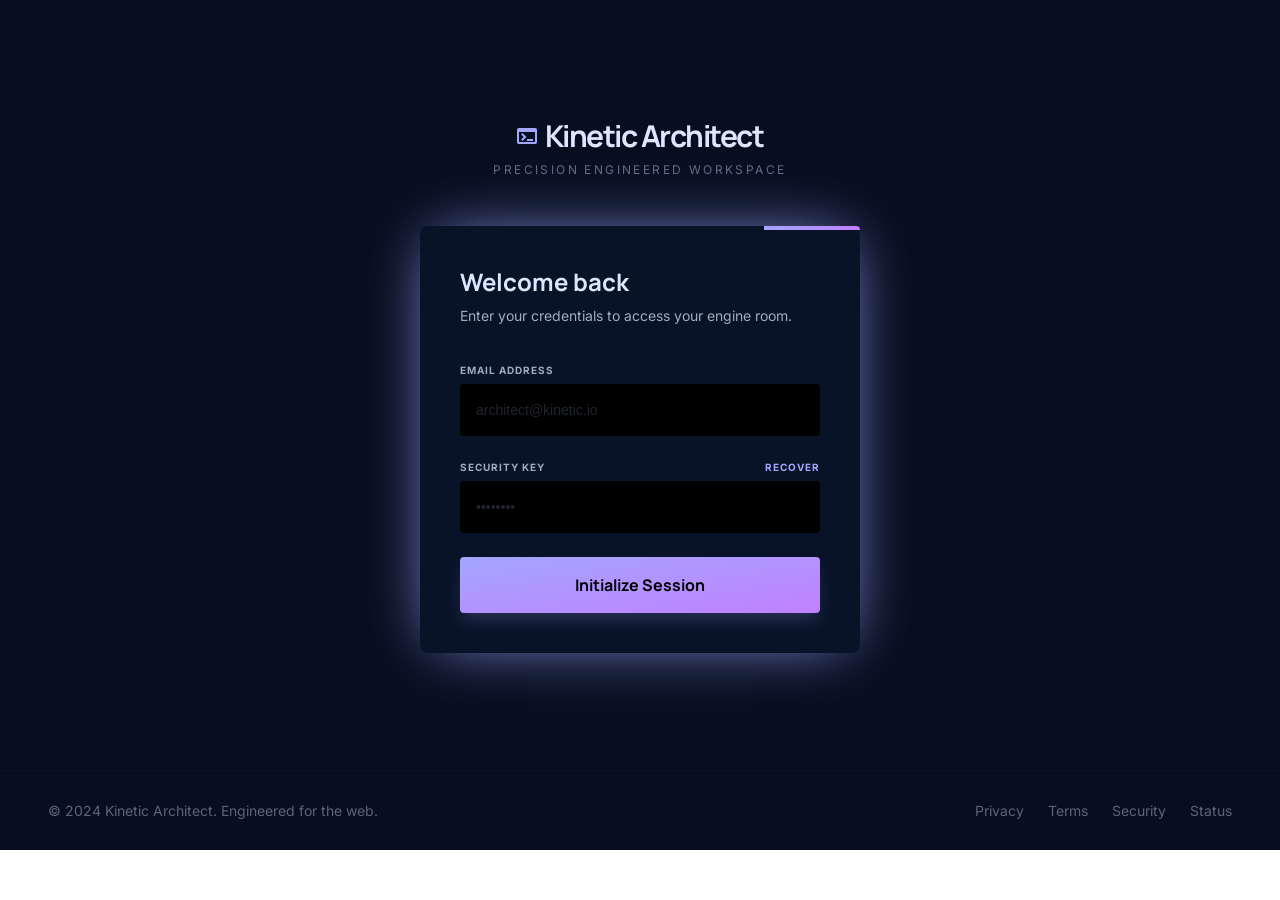
<file: src/dashboard.html>
<!DOCTYPE html>
<html lang="ru">
<head>
    <script src="js/checkAuth.js"></script>
    <title>Kinetic architect/Dashboard</title>
    <link rel="stylesheet" href="styles/pages/dashboard.css">
    <meta charset="UTF-8">
    <meta name="viewport" content="width=device-width, initial-scale=1">
    <meta name="author" content="Ivan Kishkin">
</head>
<body>
    <div class="wrap">
        <header class="header container">
            <nav class="header-nav">
                <a class="header-logo" href="dashboard.html">Kinetic Architect</a>
                <ul class="header-left">
                    <li><a href="pages/docs.html" data-active="false">Docs</a></li>
                    <li><a href="pages/components.html" data-active="false">Components</a></li>
                    <li><a href="pages/api.html" data-active="false">API</a></li>
                    <li><a href="pages/support.html" data-active="false">Support</a></li>
                </ul>
            </nav>
            <ul class="header-right">
                <li class="header-search">
                    <label for="search"><img src="assets/images/search.svg" alt="search"></label>
                    <input type="search" name="search" id="search">
                </li>
                <li class="theme"><img src="assets/images/moon.svg" alt="moon"></li>
                <li class="bell"><img src="assets/images/bell.svg" alt="bell"></li>
                <li class="profile-avatar"><img src="assets/images/profile-avatar.png" alt="profile-avatar"></li>
            </ul>
        </header>
        <aside class="aside">
            <div class="aside-header">
                <img src="assets/images/aside-project.png" alt="aside-project">
                <div class="aside-header-project">
                    <h2>PROJECT ALPHA</h2>
                    <span>v2.4.0</span>
                </div>
            </div>
            <nav class="aside-nav">
                <a href="dashboard.html" data-active="true">
                    <svg width="18" height="18" viewBox="0 0 18 18" fill="none" xmlns="http://www.w3.org/2000/svg">
                        <path d="M10 6V0H18V6H10ZM0 10V0H8V10H0ZM10 18V8H18V18H10ZM0 18V12H8V18H0ZM2 8H6V2H2V8ZM12 16H16V10H12V16ZM12 4H16V2H12V4ZM2 16H6V14H2V16Z" fill="#DEE5FF" fill-opacity="0.5"/>
                    </svg>
                    <p>DASHBOARD</p>
                </a>
                <a href="pages/playground.html" data-active="false">
                    <svg width="20" height="16" viewBox="0 0 20 16" fill="none" xmlns="http://www.w3.org/2000/svg">
                        <path d="M2 16C1.45 16 0.979167 15.8042 0.5875 15.4125C0.195833 15.0208 0 14.55 0 14V2C0 1.45 0.195833 0.979167 0.5875 0.5875C0.979167 0.195833 1.45 0 2 0H18C18.55 0 19.0208 0.195833 19.4125 0.5875C19.8042 0.979167 20 1.45 20 2V14C20 14.55 19.8042 15.0208 19.4125 15.4125C19.0208 15.8042 18.55 16 18 16H2ZM2 14H18V4H2V14ZM5.5 13L4.1 11.6L6.675 9L4.075 6.4L5.5 5L9.5 9L5.5 13ZM10 13V11H16V13H10Z" fill="#DEE5FF" fill-opacity="0.5"/>
                    </svg>
                    <p>PLAYGROUND</p>
                </a>
                <a href="pages/didgets.html" data-active="false">
                    <svg width="20" height="20" viewBox="0 0 20 20" fill="none" xmlns="http://www.w3.org/2000/svg">
                        <path d="M13.65 11.3L8 5.65L13.65 0L19.3 5.65L13.65 11.3ZM0 9.3V1.3H8V9.3H0ZM10 19.3V11.3H18V19.3H10ZM0 19.3V11.3H8V19.3H0ZM2 7.3H6V3.3H2V7.3ZM13.675 8.5L16.5 5.675L13.675 2.85L10.85 5.675L13.675 8.5ZM12 17.3H16V13.3H12V17.3ZM2 17.3H6V13.3H2V17.3Z" fill="#DEE5FF" fill-opacity="0.5"/>
                    </svg>
                    <p>WIDGETS</p>
                </a>
                <a href="pages/setting.html" data-active="false">
                    <svg width="21" height="20" viewBox="0 0 21 20" fill="none" xmlns="http://www.w3.org/2000/svg">
                        <path d="M7.3 20L6.9 16.8C6.68333 16.7167 6.47917 16.6167 6.2875 16.5C6.09583 16.3833 5.90833 16.2583 5.725 16.125L2.75 17.375L0 12.625L2.575 10.675C2.55833 10.5583 2.55 10.4458 2.55 10.3375C2.55 10.2292 2.55 10.1167 2.55 10C2.55 9.88333 2.55 9.77083 2.55 9.6625C2.55 9.55417 2.55833 9.44167 2.575 9.325L0 7.375L2.75 2.625L5.725 3.875C5.90833 3.74167 6.1 3.61667 6.3 3.5C6.5 3.38333 6.7 3.28333 6.9 3.2L7.3 0H12.8L13.2 3.2C13.4167 3.28333 13.6208 3.38333 13.8125 3.5C14.0042 3.61667 14.1917 3.74167 14.375 3.875L17.35 2.625L20.1 7.375L17.525 9.325C17.5417 9.44167 17.55 9.55417 17.55 9.6625C17.55 9.77083 17.55 9.88333 17.55 10C17.55 10.1167 17.55 10.2292 17.55 10.3375C17.55 10.4458 17.5333 10.5583 17.5 10.675L20.075 12.625L17.325 17.375L14.375 16.125C14.1917 16.2583 14 16.3833 13.8 16.5C13.6 16.6167 13.4 16.7167 13.2 16.8L12.8 20H7.3ZM9.05 18H11.025L11.375 15.35C11.8917 15.2167 12.3708 15.0208 12.8125 14.7625C13.2542 14.5042 13.6583 14.1917 14.025 13.825L16.5 14.85L17.475 13.15L15.325 11.525C15.4083 11.2917 15.4667 11.0458 15.5 10.7875C15.5333 10.5292 15.55 10.2667 15.55 10C15.55 9.73333 15.5333 9.47083 15.5 9.2125C15.4667 8.95417 15.4083 8.70833 15.325 8.475L17.475 6.85L16.5 5.15L14.025 6.2C13.6583 5.81667 13.2542 5.49583 12.8125 5.2375C12.3708 4.97917 11.8917 4.78333 11.375 4.65L11.05 2H9.075L8.725 4.65C8.20833 4.78333 7.72917 4.97917 7.2875 5.2375C6.84583 5.49583 6.44167 5.80833 6.075 6.175L3.6 5.15L2.625 6.85L4.775 8.45C4.69167 8.7 4.63333 8.95 4.6 9.2C4.56667 9.45 4.55 9.71667 4.55 10C4.55 10.2667 4.56667 10.525 4.6 10.775C4.63333 11.025 4.69167 11.275 4.775 11.525L2.625 13.15L3.6 14.85L6.075 13.8C6.44167 14.1833 6.84583 14.5042 7.2875 14.7625C7.72917 15.0208 8.20833 15.2167 8.725 15.35L9.05 18ZM10.1 13.5C11.0667 13.5 11.8917 13.1583 12.575 12.475C13.2583 11.7917 13.6 10.9667 13.6 10C13.6 9.03333 13.2583 8.20833 12.575 7.525C11.8917 6.84167 11.0667 6.5 10.1 6.5C9.11667 6.5 8.2875 6.84167 7.6125 7.525C6.9375 8.20833 6.6 9.03333 6.6 10C6.6 10.9667 6.9375 11.7917 7.6125 12.475C8.2875 13.1583 9.11667 13.5 10.1 13.5Z" fill="#DEE5FF" fill-opacity="0.5"/>
                    </svg>
                    <p>SETTINGS</p>
                </a>
                <a href="pages/logs.html" data-active="false">
                    <svg width="18" height="18" viewBox="0 0 18 18" fill="none" xmlns="http://www.w3.org/2000/svg">
                        <path d="M5 14C5.28333 14 5.52083 13.9042 5.7125 13.7125C5.90417 13.5208 6 13.2833 6 13C6 12.7167 5.90417 12.4792 5.7125 12.2875C5.52083 12.0958 5.28333 12 5 12C4.71667 12 4.47917 12.0958 4.2875 12.2875C4.09583 12.4792 4 12.7167 4 13C4 13.2833 4.09583 13.5208 4.2875 13.7125C4.47917 13.9042 4.71667 14 5 14ZM5 10C5.28333 10 5.52083 9.90417 5.7125 9.7125C5.90417 9.52083 6 9.28333 6 9C6 8.71667 5.90417 8.47917 5.7125 8.2875C5.52083 8.09583 5.28333 8 5 8C4.71667 8 4.47917 8.09583 4.2875 8.2875C4.09583 8.47917 4 8.71667 4 9C4 9.28333 4.09583 9.52083 4.2875 9.7125C4.47917 9.90417 4.71667 10 5 10ZM5 6C5.28333 6 5.52083 5.90417 5.7125 5.7125C5.90417 5.52083 6 5.28333 6 5C6 4.71667 5.90417 4.47917 5.7125 4.2875C5.52083 4.09583 5.28333 4 5 4C4.71667 4 4.47917 4.09583 4.2875 4.2875C4.09583 4.47917 4 4.71667 4 5C4 5.28333 4.09583 5.52083 4.2875 5.7125C4.47917 5.90417 4.71667 6 5 6ZM8 14H14V12H8V14ZM8 10H14V8H8V10ZM8 6H14V4H8V6ZM2 18C1.45 18 0.979167 17.8042 0.5875 17.4125C0.195833 17.0208 0 16.55 0 16V2C0 1.45 0.195833 0.979167 0.5875 0.5875C0.979167 0.195833 1.45 0 2 0H16C16.55 0 17.0208 0.195833 17.4125 0.5875C17.8042 0.979167 18 1.45 18 2V16C18 16.55 17.8042 17.0208 17.4125 17.4125C17.0208 17.8042 16.55 18 16 18H2ZM2 16H16V2H2V16ZM2 2V16V2Z" fill="#DEE5FF" fill-opacity="0.5"/>
                    </svg>
                    <p>LOGS</p>
                </a>
            </nav>
            <div class="aside-footer">
                <button class="add-widget">+ NEW WIDGET</button>
                <span class="line"></span>
                <button class="help">
                    <img src="assets/images/help.svg" alt="">
                    <p>HELP</p>
                </button>
                <button class="logout">
                    <img src="assets/images/logout.svg" alt="">
                    <p>LOGOUT</p>
                </button>
            </div>
        </aside>
        <main class="main container">
            <div class="main-title">
                <div class="main-title__overview">SYSTEM OVERVIEW</div>
                <div class="main-title__header">
                    <h2>Architect Dashboard</h2>
                    <div class="white__node_env">
                        <div class="node_env">
                            <span></span>
                            <p>NODE_ENV: production</p>
                        </div>
                    </div>
                </div>
            </div>
            <section class="analytics">
                <div class="system-status">
                    <div class="live-engine">
                        <span></span>
                        <p>LIVE ENGINE</p>
                    </div>
                    <h2>System Status: Optimal</h2>
                    <p>All microservices are running at peak efficiency. No latent<br>
                    bottlenecks detected in the last 24 hours.</p>
                    <div class="system-status__buttons">
                        <button class="run-diagnostics" type="button">Run Diagnostics</button>
                        <button class="view-logs" type="button">View Logs</button>
                    </div>
                    <svg width="270" height="261" viewBox="0 0 270 261" fill="none" xmlns="http://www.w3.org/2000/svg">
                        <path d="M202.823 14.6704C223.191 25.6144 240.519 43.5504 252.375 64.2224C264.231 84.8944 270.463 107.846 268.943 129.886C267.423 151.926 257.999 173.054 244.927 191.75C231.855 210.446 215.135 226.71 195.831 238.566C176.527 250.422 155.703 258.022 133.815 259.846C111.927 261.67 88.9751 257.718 68.7591 246.47C48.5431 235.222 31.0631 216.678 18.7511 195.398C6.43912 174.118 -0.704884 150.102 0.0551156 126.086C0.815116 102.07 9.47911 78.0544 23.7671 57.6864C38.0551 37.3184 57.9671 20.5984 79.3991 10.5664C100.831 0.534417 123.631 -2.80958 147.799 2.51042C171.967 7.83042 202.823 21.8144 202.823 14.6704Z" fill="#A3A6FF" fill-opacity="0.3"/>
                    </svg>
                </div>
                <div class="rate">
                    <div class="rate-top">
                        <img src="assets/images/bolt.svg" alt="bolt">
                        <span>+2.4%</span>
                    </div>
                    <p>BUILD SUCCESS RATE</p>
                    <span>98.4%</span>
                </div>
                <div class="activity-analytics">
                    <div class="analytics-header">
                        <div class="analytics-header-box">
                            <h3>Activity Analytics</h3>
                            <p>Project traffic vs Deployment cycles</p>
                        </div>
                        <div class="filter-days">
                            <button type="button" data-active="true">7 DAYS</button>
                            <button type="button" data-active="false">30 DAYS</button>
                        </div>
                        <!-- Сюда вставляется SVG графика -->
                    </div>
                </div>
                <div class="total-components">
                    <div class="total-components__header">
                        
                        <div class="svg-container">
                            <svg width="23" height="18" viewBox="0 0 23 18" fill="none" xmlns="http://www.w3.org/2000/svg">
                                <path d="M0 15V2.5C0 1.8125 0.244792 1.22396 0.734375 0.734375C1.22396 0.244792 1.8125 0 2.5 0H20C20.6875 0 21.276 0.244792 21.7656 0.734375C22.2552 1.22396 22.5 1.8125 22.5 2.5V15C22.5 15.6875 22.2552 16.276 21.7656 16.7656C21.276 17.2552 20.6875 17.5 20 17.5H2.5C1.8125 17.5 1.22396 17.2552 0.734375 16.7656C0.244792 16.276 0 15.6875 0 15ZM9.15625 7.5H20V2.5H9.15625V7.5ZM15.8438 15H20V10H15.8438V15ZM9.15625 15H13.3438V10H9.15625V15ZM2.5 15H6.65625V2.5H2.5V15Z" fill="#A3A6FF"/>
                            </svg>
                        </div>

                        <span class="trend">+12 New</span>
                    </div>
                    <p class="label">TOTAL COMPONENTS</p>
                    <span class="value">152</span>
                </div>
            </section>
            <section class="main-bottom">
                <div class="threads">
                    <div class="threads-header">
                        <div class="svg-container">
                            <svg width="30" height="29" viewBox="0 0 30 29" fill="none" xmlns="http://www.w3.org/2000/svg">
                                <path d="M7.5 28.75C6.45833 28.75 5.57292 28.3854 4.84375 27.6562C4.11458 26.9271 3.75 26.0417 3.75 25C3.75 23.9583 4.11458 23.0729 4.84375 22.3438C5.57292 21.6146 6.45833 21.25 7.5 21.25C7.79167 21.25 8.0625 21.2812 8.3125 21.3438C8.5625 21.4062 8.80208 21.4896 9.03125 21.5938L10.8125 19.375C10.2292 18.7292 9.82292 18 9.59375 17.1875C9.36458 16.375 9.3125 15.5625 9.4375 14.75L6.90625 13.9062C6.55208 14.4271 6.10417 14.8438 5.5625 15.1562C5.02083 15.4688 4.41667 15.625 3.75 15.625C2.70833 15.625 1.82292 15.2604 1.09375 14.5312C0.364583 13.8021 0 12.9167 0 11.875C0 10.8333 0.364583 9.94792 1.09375 9.21875C1.82292 8.48958 2.70833 8.125 3.75 8.125C4.79167 8.125 5.67708 8.48958 6.40625 9.21875C7.13542 9.94792 7.5 10.8333 7.5 11.875C7.5 11.9167 7.5 11.9583 7.5 12C7.5 12.0417 7.5 12.0833 7.5 12.125L10.0312 13C10.4479 12.25 11.0052 11.6146 11.7031 11.0938C12.401 10.5729 13.1875 10.2396 14.0625 10.0938V7.375C13.25 7.14583 12.5781 6.70312 12.0469 6.04688C11.5156 5.39062 11.25 4.625 11.25 3.75C11.25 2.70833 11.6146 1.82292 12.3438 1.09375C13.0729 0.364583 13.9583 0 15 0C16.0417 0 16.9271 0.364583 17.6562 1.09375C18.3854 1.82292 18.75 2.70833 18.75 3.75C18.75 4.625 18.4792 5.39062 17.9375 6.04688C17.3958 6.70312 16.7292 7.14583 15.9375 7.375V10.0938C16.8125 10.2396 17.599 10.5729 18.2969 11.0938C18.9948 11.6146 19.5521 12.25 19.9688 13L22.5 12.125C22.5 12.0833 22.5 12.0417 22.5 12C22.5 11.9583 22.5 11.9167 22.5 11.875C22.5 10.8333 22.8646 9.94792 23.5938 9.21875C24.3229 8.48958 25.2083 8.125 26.25 8.125C27.2917 8.125 28.1771 8.48958 28.9062 9.21875C29.6354 9.94792 30 10.8333 30 11.875C30 12.9167 29.6354 13.8021 28.9062 14.5312C28.1771 15.2604 27.2917 15.625 26.25 15.625C25.5833 15.625 24.974 15.4688 24.4219 15.1562C23.8698 14.8438 23.4271 14.4271 23.0938 13.9062L20.5625 14.75C20.6875 15.5625 20.6354 16.3698 20.4062 17.1719C20.1771 17.974 19.7708 18.7083 19.1875 19.375L20.9688 21.5625C21.1979 21.4583 21.4375 21.3802 21.6875 21.3281C21.9375 21.276 22.2083 21.25 22.5 21.25C23.5417 21.25 24.4271 21.6146 25.1562 22.3438C25.8854 23.0729 26.25 23.9583 26.25 25C26.25 26.0417 25.8854 26.9271 25.1562 27.6562C24.4271 28.3854 23.5417 28.75 22.5 28.75C21.4583 28.75 20.5729 28.3854 19.8438 27.6562C19.1146 26.9271 18.75 26.0417 18.75 25C18.75 24.5833 18.8177 24.1823 18.9531 23.7969C19.0885 23.4115 19.2708 23.0625 19.5 22.75L17.7188 20.5312C16.8646 21.0104 15.9531 21.25 14.9844 21.25C14.0156 21.25 13.1042 21.0104 12.25 20.5312L10.5 22.75C10.7292 23.0625 10.9115 23.4115 11.0469 23.7969C11.1823 24.1823 11.25 24.5833 11.25 25C11.25 26.0417 10.8854 26.9271 10.1562 27.6562C9.42708 28.3854 8.54167 28.75 7.5 28.75ZM3.75 13.125C4.10417 13.125 4.40104 13.0052 4.64062 12.7656C4.88021 12.526 5 12.2292 5 11.875C5 11.5208 4.88021 11.224 4.64062 10.9844C4.40104 10.7448 4.10417 10.625 3.75 10.625C3.39583 10.625 3.09896 10.7448 2.85938 10.9844C2.61979 11.224 2.5 11.5208 2.5 11.875C2.5 12.2292 2.61979 12.526 2.85938 12.7656C3.09896 13.0052 3.39583 13.125 3.75 13.125ZM7.5 26.25C7.85417 26.25 8.15104 26.1302 8.39062 25.8906C8.63021 25.651 8.75 25.3542 8.75 25C8.75 24.6458 8.63021 24.349 8.39062 24.1094C8.15104 23.8698 7.85417 23.75 7.5 23.75C7.14583 23.75 6.84896 23.8698 6.60938 24.1094C6.36979 24.349 6.25 24.6458 6.25 25C6.25 25.3542 6.36979 25.651 6.60938 25.8906C6.84896 26.1302 7.14583 26.25 7.5 26.25ZM15 5C15.3542 5 15.651 4.88021 15.8906 4.64062C16.1302 4.40104 16.25 4.10417 16.25 3.75C16.25 3.39583 16.1302 3.09896 15.8906 2.85938C15.651 2.61979 15.3542 2.5 15 2.5C14.6458 2.5 14.349 2.61979 14.1094 2.85938C13.8698 3.09896 13.75 3.39583 13.75 3.75C13.75 4.10417 13.8698 4.40104 14.1094 4.64062C14.349 4.88021 14.6458 5 15 5ZM15 18.75C15.875 18.75 16.6146 18.4479 17.2188 17.8438C17.8229 17.2396 18.125 16.5 18.125 15.625C18.125 14.75 17.8229 14.0104 17.2188 13.4062C16.6146 12.8021 15.875 12.5 15 12.5C14.125 12.5 13.3854 12.8021 12.7812 13.4062C12.1771 14.0104 11.875 14.75 11.875 15.625C11.875 16.5 12.1771 17.2396 12.7812 17.8438C13.3854 18.4479 14.125 18.75 15 18.75ZM22.5 26.25C22.8542 26.25 23.151 26.1302 23.3906 25.8906C23.6302 25.651 23.75 25.3542 23.75 25C23.75 24.6458 23.6302 24.349 23.3906 24.1094C23.151 23.8698 22.8542 23.75 22.5 23.75C22.1458 23.75 21.849 23.8698 21.6094 24.1094C21.3698 24.349 21.25 24.6458 21.25 25C21.25 25.3542 21.3698 25.651 21.6094 25.8906C21.849 26.1302 22.1458 26.25 22.5 26.25ZM26.25 13.125C26.6042 13.125 26.901 13.0052 27.1406 12.7656C27.3802 12.526 27.5 12.2292 27.5 11.875C27.5 11.5208 27.3802 11.224 27.1406 10.9844C26.901 10.7448 26.6042 10.625 26.25 10.625C25.8958 10.625 25.599 10.7448 25.3594 10.9844C25.1198 11.224 25 11.5208 25 11.875C25 12.2292 25.1198 12.526 25.3594 12.7656C25.599 13.0052 25.8958 13.125 26.25 13.125Z" fill="#FFA5D9"/>
                            </svg>
                        </div>
                        <span>Stable</span>
                    </div>
                    <p class="active-threads">ACTIVE THREADS</p>
                    <span class="threads-count">12</span>
                </div>
                <div class="deployments">
                    <div class="deployments-header">
                        <h3>Recent Deployments</h3>
                        <button>FULL HISTORY</button>
                    </div>
                    <ul class="deployments-list">
                        <li>
                            <div class="deployments-list__left">
                                <div class="icon-container">
                                    <img src="assets/images/playground.svg" alt="">
                                </div>
                                <div class="deployments-product">
                                    <h4>production-v2.4.1</h4>
                                    <p class="deployments-product__description">
                                        FRONTEND ENGINE<span></span>12M AGO
                                    </p>
                                </div>
                            </div>
                            <div class="deployments-list__right">
                                <div class="architect">
                                    <p>ARCHITECT</p>
                                    <span>@alex_dev</span>
                                </div>
                                <button class="success">SUCCESS</button>
                            </div>
                        </li>
                        <li>
                            <div class="deployments-list__left">
                                <div class="icon-container">
                                    <img src="assets/images/databse.svg" alt="">
                                </div>
                                <div class="deployments-product">
                                    <h4>staging-db-migrator</h4>
                                    <p class="deployments-product__description">
                                        DATA LAYER<span></span>4H AGO
                                    </p>
                                </div>
                            </div>
                            <div class="deployments-list__right">
                                <div class="architect">
                                    <p>ARCHITECT</p>
                                    <span>@sytem_bot</span>
                                </div>
                                <button class="pending">PENDING</button>
                            </div>
                        </li>
                        <li>
                            <div class="deployments-list__left">
                                <div class="icon-container">
                                    <img src="assets/images/module.svg" alt="">
                                </div>
                                <div class="deployments-product">
                                    <h4>auth-module-path</h4>
                                    <p class="deployments-product__description">
                                        SECURITY CORE<span></span>1D AGO
                                    </p>
                                </div>
                            </div>
                            <div class="deployments-list__right">
                                <div class="architect">
                                    <p>ARCHITECT</p>
                                    <span>@sarah_arch</span>
                                </div>
                                <button class="failed">FAILED</button>
                            </div>
                        </li>
                    </ul>
                </div>
                <div class="milestones">
                    <h3 class="milestones-header">Milestones</h3>
                    <div class="milestones-content">
                        <div class="milestones-content__left">
                            <img class="ok" src="assets/images/ok.svg" alt="">
                            <img class="time" src="assets/images/time.svg" alt="">
                            <img class="lock" src="assets/images/lock.svg" alt="">
                            <span class="milestones-line"></span>

                        </div>
                        <div class="milestones-content__right">
                            <div class="milestones-item">
                                <h3>Alpha Engine Refactor</h3>
                                <p>Completed optimization for<br>WebGL 2.0 rendering contexts.</p>
                            </div>
                            <div class="milestones-item">
                                <h3>Shared Component Library</h3>
                                <p>Ongoing migration of 40+<br>legacy components to the new<br>design system.</p>
                                <span></span>
                            </div>
                            <div class="milestones-item">
                                <h3>Architect v3.0 Release</h3>
                                <p>CScheduled for Q4. Finalizing<br>real-time collaborative<br>workspace.</p>
                            </div>
                        </div>
                    </div>
                </div>
            </section>
            <button class="plus"><img src="assets/images/plus.svg" alt=""></button>
        </main>
        <footer class="footer">
            
        </footer>
    </div>
</body>
</html>
</file>
<file: src/styles/pages/dashboard.css>
@font-face {
  font-family: "Inter";
  src: url("../../assets/fonts/Inter-VariableFont_opsz,wght.ttf") format("truetype");
  font-display: swap;
  font-style: normal;
}
@font-face {
  font-family: "Inter-italic";
  src: url("../../assets/fonts/Inter-Italic-VariableFont_opsz,wght.ttf") format("truetype");
  font-display: swap;
  font-style: italic;
}
@font-face {
  font-family: "Manrope";
  src: url("../../assets/fonts/Manrope-VariableFont_wght.ttf") format("truetype");
  font-display: swap;
  font-style: normal;
}
* {
  margin: 0;
  padding: 0;
  box-sizing: border-box;
}

body {
  overflow-x: hidden;
  font-family: "Inter", sans-serif;
}

input {
  outline: none;
  border: none;
}

a {
  color: #a3a6ff;
  text-decoration-line: none;
}

button {
  display: inline-block;
  border: none;
  cursor: pointer;
}

ul, ol, li {
  list-style: none;
}

.container {
  padding: 0 48px;
}

.main .main-bottom .deployments-list li, .main .main-bottom .deployments-header, .main .activity-analytics .filter-days, .main .activity-analytics .analytics-header, .main .analytics .rate-top, .main-title__header, .aside-header, .header-search label, .header-search, .header-right, .header-left, .header {
  display: flex;
  justify-content: space-between;
  align-items: center;
}

.main .main-bottom, .main .analytics {
  display: grid;
  gap: 32px;
}

.wrap {
  display: grid;
  grid-template-columns: 255px 1fr;
  grid-template-areas: "header header" "aside main" "footer footer";
}

.header {
  height: 68px;
  background-color: #fff;
  background-color: #060E20;
  grid-area: header;
}
.header-nav {
  display: flex;
  gap: 32px;
  align-items: center;
}
.header-logo {
  color: #DEE5FF;
  font-size: 20px;
  font-weight: bold;
}
.header-left {
  gap: 24px;
}
.header-left a {
  font-size: 16px;
  line-height: 24px;
  letter-spacing: 0.4px;
  color: #DEE5FF;
  opacity: 0.6;
  transition: 0.3s ease;
}
.header-left a:hover {
  color: #a3a6ff;
  opacity: 1;
}
.header-right {
  gap: 24px;
}
.header-search label {
  background-color: black;
  height: 36px;
  cursor: pointer;
}
.header-search img {
  padding: 0 12px;
}

#search {
  height: 36px;
  width: 221px;
  font-size: 14px;
  color: #DEE5FF;
  background-color: black;
}

.theme, .bell, .profile-avatar {
  cursor: pointer;
}

.theme, .bell {
  height: 18px;
}

.profile-avatar {
  height: 32px;
}

.aside {
  display: flex;
  flex-direction: column;
  align-items: start;
  justify-content: flex-start;
  grid-area: aside;
  gap: 32px;
  background-color: #091328;
  position: relative;
}
.aside-header {
  padding: 16px 24px;
  justify-content: start;
}
.aside-header-project {
  margin-left: 12px;
  margin-top: 4.5px;
}
.aside-header-project h2 {
  color: #DEE5FF;
  font-weight: bold;
  font-size: 12px;
  line-height: 12px;
  letter-spacing: 1.2px;
}
.aside-header-project span {
  color: #DEE5FF;
  opacity: 0.4;
  font-size: 15px;
  line-height: 15px;
}
.aside-nav {
  width: 100%;
  overflow-x: hidden;
}
.aside-nav a {
  display: flex;
  align-items: center;
  justify-content: flex-start;
  gap: 12px;
  padding: 13px 16px;
  opacity: 0.5;
  color: #DEE5FF;
  width: 100%;
  transition: opacity 0.3s ease;
}
.aside-nav a:hover {
  opacity: 1;
}
.aside-nav a[data-active=true] {
  color: #a3a6ff;
  background-color: #0F1930;
  opacity: 1;
  margin-left: 12px;
}
.aside-nav a[data-active=true] path {
  fill: #A3A6FF;
  fill-opacity: 1;
}
.aside-nav a path {
  fill: #DEE5FF;
  fill-opacity: 0.5;
}
.aside-footer {
  bottom: 42.5px;
  position: absolute;
  width: 100%;
}
.aside-footer .add-widget {
  display: block;
  background: linear-gradient(to bottom right, #a3a6ff, #6063EE);
  height: 40px;
  max-width: 223px;
  width: 100%;
  border-radius: 6px;
  color: #000;
  line-height: 16px;
  letter-spacing: 1.2px;
  margin: 0 auto;
  padding: 0 10px;
  font-weight: bold;
  font-size: 12px;
}
.aside-footer .line {
  display: block;
  background-color: #DEE5FF;
  opacity: 0.5;
  height: 1px;
  width: 100%;
  margin-top: 24px;
  margin-bottom: 25.67px;
}
.aside-footer .help {
  margin-bottom: 20px;
}
.aside-footer .help, .aside-footer .logout {
  background: none;
  display: flex;
  align-items: center;
  color: #DEE5FF;
  gap: 12px;
  margin-left: 32px;
}

.main {
  grid-area: main;
  padding-top: 28px;
  padding-bottom: 68px;
  background-color: #060E20;
  position: relative;
}
.main-title__overview {
  color: #C180FF;
  font-weight: 600;
  font-size: 14px;
  letter-spacing: 2.8px;
  line-height: 20px;
}
.main-title__header {
  margin-top: 8px;
  margin-bottom: 48px;
}
.main-title__header h2 {
  color: #DEE5FF;
  font-family: "Manrope", sans-serif;
  font-weight: 800;
  font-size: 36px;
  line-height: 40px;
  letter-spacing: -0.9px;
}
.main-title__header .white__node_env {
  background-color: #fff;
}
.main-title__header .node_env {
  padding: 8px 16px;
  display: flex;
  gap: 8px;
  align-items: center;
  background-color: #091328;
  border-radius: 4px;
  box-shadow: 0 4px 4px #000;
}
.main-title__header .node_env span {
  width: 8px;
  height: 8px;
  background-color: #a3a6ff;
  display: inline-block;
  border-radius: 50%;
  box-shadow: 0 0 15px #a3a6ff;
}
.main-title__header .node_env p {
  color: #A3AAC4;
  font-size: 12px;
  line-height: 16px;
}
.main .analytics {
  grid-template-columns: 2fr 1fr;
}
.main .analytics .system-status {
  background: linear-gradient(to bottom right, rgba(163, 166, 255, 0.1) 0%, rgba(163, 166, 255, 0) 50%, rgba(163, 166, 255, 0) 100%);
  box-shadow: 0 4px 15px #000000;
  border-radius: 5px;
  padding: 38.5px 64px 32px 32px;
  position: relative;
}
.main .analytics .system-status .live-engine {
  display: flex;
  align-items: center;
  gap: 12px;
  background-color: rgba(163, 166, 255, 0.2);
  border-radius: 12px;
  width: 118px;
  padding: 4px 12px;
}
.main .analytics .system-status .live-engine > span {
  display: inline-block;
  width: 8px;
  height: 8px;
  border-radius: 50%;
  background-color: #a3a6ff;
}
.main .analytics .system-status .live-engine > p {
  color: #fff;
  opacity: 1;
  z-index: 5;
  color: #a3a6ff;
  font-size: 10px;
  font-weight: bold;
  line-height: 15px;
  letter-spacing: 1px;
}
.main .analytics .system-status > h2 {
  color: #DEE5FF;
  font-family: "Manrope", sans-serif;
  font-weight: 800;
  font-size: 48px;
  line-height: 48px;
  letter-spacing: -2.4px;
  margin-top: 24px;
  margin-bottom: 16px;
}
.main .analytics .system-status > p {
  color: #A3AAC4;
  font-size: 18px;
  line-height: 29.3px;
  margin-bottom: 31.5px;
}
.main .analytics .system-status__buttons .run-diagnostics {
  display: inline-block;
  border-radius: 4px;
  height: 46px;
  max-width: 157.61px;
  width: 100%;
  background-color: #a3a6ff;
  color: #000;
  font-weight: bold;
  font-size: 14px;
  line-height: 20xp;
}
.main .analytics .system-status__buttons .view-logs {
  display: inline-block;
  border-radius: 4px;
  height: 46px;
  max-width: 120px;
  width: 100%;
  background: rgba(25, 37, 64, 0.6);
  color: #DEE5FF;
  font-weight: bold;
  font-size: 14px;
  line-height: 20px;
}
.main .analytics .system-status > svg {
  position: absolute;
  top: 50%;
  right: 10px;
  transform: translateY(-50%);
}
.main .analytics .rate {
  background-color: #091328;
  padding: 32px;
  align-self: start;
}
.main .analytics .rate-top {
  align-items: start;
}
.main .analytics .rate-top > img {
  background-color: rgba(193, 128, 255, 0.1);
  padding: 11.5px 14px;
  border-radius: 4px;
}
.main .analytics .rate-top > span {
  color: #C180FF;
  font-weight: bold;
  font-size: 12px;
  line-height: 16px;
}
.main .analytics .rate > p {
  color: #A3AAC4;
  font-size: 10px;
  line-height: 15px;
  letter-spacing: 1px;
}
.main .analytics .rate > span {
  color: #DEE5FF;
  font-font-family: "Manrope", sans-serif;
  font-weight: 800;
  font-size: 36px;
  line-height: 40px;
  letter-spacing: -0.9px;
}
.main .activity-analytics {
  border-radius: 8px;
  box-shadow: 0 4px 4px #000;
  background-color: #091328;
}
.main .activity-analytics .analytics-header {
  padding: 32px;
}
.main .activity-analytics .analytics-header-box {
  display: flex;
  flex-direction: column;
  align-items: start;
  gap: 4px;
}
.main .activity-analytics .analytics-header-box > h3 {
  color: #DEE5FF;
  font-size: 20px;
  font-weight: bold;
  line-height: 28px;
  font-family: "Manrope";
}
.main .activity-analytics .analytics-header-box > p {
  font-size: 12px;
  line-height: 16px;
  letter-spacing: 1.2px;
  color: #A3AAC3;
}
.main .activity-analytics .filter-days button {
  background: none;
  border: none;
  color: #A3AAC4;
  cursor: pointer;
  font-weight: bold;
  font-size: 10px;
  line-height: 15px;
  letter-spacing: 1px;
  height: 27px;
  width: 73.45px;
  border-radius: 6px;
}
.main .activity-analytics .filter-days button[data-active=true] {
  color: #a3a6ff;
  background-color: #0F1930;
}
.main .total-components {
  background-color: #091328;
  padding: 32px;
  border-radius: 8px;
  box-shadow: 0 4px 4px #000;
}
.main .total-components__header {
  display: flex;
  align-items: start;
  justify-content: space-between;
}
.main .total-components__header .svg-container {
  background-color: rgba(163, 166, 255, 0.1);
  width: 48px;
  height: 48px;
  border-radius: 4px;
  display: flex;
  justify-content: center;
  align-items: center;
}
.main .total-components .label {
  font-size: 10px;
  color: #A3AAC4;
  letter-spacing: 1px;
  line-height: 15px;
  margin-bottom: 4px;
}
.main .total-components .value {
  color: #DEE5FF;
  font-family: "Manrope", sans-serif;
  font-size: 36px;
  font-weight: 800;
  line-height: 40px;
  letter-spacing: -0.9px;
}
.main .total-components .trend {
  color: #a3a6ff;
  font-size: 12px;
  font-weight: bold;
  line-height: 16px;
}
.main .main-bottom {
  grid-template-columns: 1fr 2fr;
  margin-top: 32px;
}
.main .main-bottom .threads {
  background-color: #091328;
  padding: 32px;
  border-radius: 8px;
  box-shadow: 0 4px 4px #000;
}
.main .main-bottom .threads-header {
  display: flex;
  align-items: start;
  justify-content: space-between;
}
.main .main-bottom .threads-header .svg-container {
  width: 48px;
  height: 48px;
  background-color: rgba(255, 165, 217, 0.1);
  border-radius: 4px;
  display: flex;
  align-items: center;
  justify-content: center;
}
.main .main-bottom .threads-header span {
  color: #FFA5D9;
  font-size: 12px;
  font-weight: bold;
  line-height: 16px;
}
.main .main-bottom .threads .active-threads {
  color: #A3AAC4;
  font-size: 10px;
  line-height: 15px;
  letter-spacing: 1px;
  margin-bottom: 4px;
}
.main .main-bottom .threads .threads-count {
  color: #DEE5FF;
  font-weight: bold;
  font-size: 36px;
  font-family: "Manrope", sans-serif;
  line-height: 40px;
  letter-spacing: -0.9px;
}
.main .main-bottom .deployments {
  background-color: #091328;
  padding: 32px;
  border-radius: 8px;
  box-shadow: 0 4px 4px #000;
}
.main .main-bottom .deployments-header {
  margin-bottom: 32px;
}
.main .main-bottom .deployments-header h3 {
  color: #DEE5FF;
  font-size: 20px;
  font-weight: bold;
  font-family: "Manrope", sans-serif;
  line-height: 28px;
}
.main .main-bottom .deployments-header button {
  background: none;
  color: #a3a6ff;
  font-size: 12px;
  font-weight: bold;
  line-height: 16px;
  letter-spacing: 1.2px;
}
.main .main-bottom .deployments-list {
  display: flex;
  flex-direction: column;
  gap: 16px;
}
.main .main-bottom .deployments-list li {
  background-color: rgba(15, 25, 48, 0.3);
  padding: 16px;
}
.main .main-bottom .deployments-list li h4 {
  color: #DEE5FF;
  font-weight: bold;
  font-size: 14px;
  line-height: 20px;
}
.main .main-bottom .deployments-list li p {
  font-size: 10px;
  line-height: 15px;
  letter-spacing: 0.5px;
  color: #A3AAC4;
}
.main .main-bottom .deployments-list li .deployments-list__left, .main .main-bottom .deployments-list li .deployments-list__right {
  display: flex;
}
.main .main-bottom .deployments-list .icon-container {
  width: 40px;
  height: 40px;
  background-color: rgba(163, 170, 196, 0.1);
  border-radius: 4px;
  display: flex;
  align-items: center;
  justify-content: center;
  margin-right: 16px;
}
.main .main-bottom .deployments-list .deployments-product__description span {
  border-radius: 50%;
  width: 4px;
  height: 4px;
  background-color: #A3AAC4;
  display: inline-block;
  vertical-align: middle;
  margin: 0 5px;
}
.main .main-bottom .deployments-list .architect {
  display: flex;
  flex-direction: column;
  margin-right: 32px;
}
.main .main-bottom .deployments-list .architect p {
  color: #A3AAC4;
  font-size: 10px;
  line-height: 15px;
  letter-spacing: 1px;
}
.main .main-bottom .deployments-list .architect span {
  color: #DEE5FF;
  font-size: 12px;
  line-height: 16px;
}
.main .main-bottom .deployments-list button {
  height: 23px;
  cursor: auto;
  font-weight: bold;
  font-size: 10px;
  font-line-height: 15px;
  font-letter-spacing: 1px;
}
.main .main-bottom .deployments-list .success {
  width: 78.67px;
  background-color: rgba(111, 0, 190, 0.2);
  color: #C180FF;
}
.main .main-bottom .deployments-list .pending {
  width: 76.17px;
  background-color: rgba(163, 166, 255, 0.2);
  color: #a3a6ff;
}
.main .main-bottom .deployments-list .failed {
  width: 63.95px;
  background-color: rgba(167, 1, 56, 0.2);
  color: #FF6E84;
}
.main .main-bottom .milestones {
  background-color: rgba(25, 37, 64, 0.6);
  padding: 32px;
  border-radius: 8px;
}
.main .main-bottom .milestones-header {
  color: #DEE5FF;
  margin-bottom: 24px;
  font-weight: bold;
  font-size: 20px;
  line-height: 28px;
}
.main .main-bottom .milestones-content {
  display: flex;
  gap: 18px;
  align-items: start;
}
.main .main-bottom .milestones-content__left {
  display: flex;
  flex-direction: column;
  position: relative;
}
.main .main-bottom .milestones-content__left img {
  width: 21.3px;
  height: 32px;
  border-radius: 12px;
}
.main .main-bottom .milestones-content__left .time {
  margin-top: 48px;
  margin-bottom: 82px;
}
.main .main-bottom .milestones-content__left .ok, .main .main-bottom .milestones-content__left .time {
  z-index: 3;
}
.main .main-bottom .milestones-content__left .lock {
  z-index: 1;
}
.main .main-bottom .milestones-content__left .milestones-line {
  position: absolute;
  display: block;
  height: 246px;
  width: 1px;
  background-color: rgba(64, 72, 93, 0.3);
  right: 4px;
  top: 4px;
  z-index: 2;
}
.main .main-bottom .milestones-content__right {
  display: flex;
  flex-direction: column;
  gap: 24px;
}
.main .main-bottom .milestones-content__right .milestones-item h3 {
  margin-bottom: 4px;
  color: #DEE5FF;
  line-height: 20px;
  font-weight: bold;
  font-size: 14px;
}
.main .main-bottom .milestones-content__right .milestones-item p {
  color: #A3AAC4;
  line-height: 16px;
  font-size: 12px;
}
.main .main-bottom .milestones-content__right .milestones-item span {
  display: block;
  width: 100%;
  height: 6px;
  background: linear-gradient(to right, #a3a6ff 0%, #a3a6ff 65%, #0F1930 65%, #0F1930 100%);
  border-radius: 12px;
  margin-top: 12px;
}
.main .main-bottom .milestones-content__right .milestones-item:last-of-type {
  opacity: 0.5;
}
.main .plus {
  position: absolute;
  right: 32px;
  bottom: 32px;
  width: 56px;
  height: 56px;
  background: linear-gradient(45deg, #A3A6FF, #6063EE);
  border-radius: 8px;
  display: flex;
  align-items: center;
  justify-content: center;
}

.footer {
  grid-area: footer;
}/*# sourceMappingURL=dashboard.css.map */
</file>
<file: src/styles/pages/auth.css>
@font-face {
  font-family: "Inter";
  src: url("../../assets/fonts/Inter-VariableFont_opsz,wght.ttf") format("truetype");
  font-display: swap;
  font-style: normal;
}
@font-face {
  font-family: "Inter-italic";
  src: url("../../assets/fonts/Inter-Italic-VariableFont_opsz,wght.ttf") format("truetype");
  font-display: swap;
  font-style: italic;
}
@font-face {
  font-family: "Manrope";
  src: url("../../assets/fonts/Manrope-VariableFont_wght.ttf") format("truetype");
  font-display: swap;
  font-style: normal;
}
* {
  margin: 0;
  padding: 0;
  box-sizing: border-box;
}

body {
  overflow-x: hidden;
  font-family: "Inter", sans-serif;
}

input {
  outline: none;
  border: none;
}

a {
  color: #a3a6ff;
  text-decoration-line: none;
}

button {
  display: inline-block;
  border: none;
  cursor: pointer;
}

ul, ol, li {
  list-style: none;
}

.container {
  padding: 0 48px;
}

.footer, .main-content__center .auth .pas-container {
  display: flex;
  justify-content: space-between;
  align-items: center;
}

.wrap {
  display: grid;
  grid-template-columns: 255px 1fr;
  grid-template-areas: "header header" "aside main" "footer footer";
}

.main {
  background-color: #060E20;
  padding: 117.5px 0;
  width: 100%;
}
.main-content {
  max-width: 440px;
  width: 100%;
  margin: 0 auto;
}
.main-content__header p {
  margin-top: 8px;
  margin-bottom: 48px;
  color: rgba(163, 170, 196, 0.6);
  line-height: 16px;
  letter-spacing: 2.4px;
  text-align: center;
  font-weight: medium;
  font-size: 12px;
}
.main-content__center {
  background-color: #091328;
  width: 100%;
  display: flex;
  flex-direction: column;
  gap: 32px;
  padding: 40px;
  border-radius: 8px;
  box-shadow: 0 0 60px -15px #a3a6ff;
  position: relative;
}
.main-content__center::before {
  content: "";
  position: absolute;
  top: 0;
  right: 0;
  border-top-right-radius: 8px;
  display: block;
  max-width: 96px;
  width: 100%;
  height: 4px;
  background: linear-gradient(to right, #a3a6ff, #C180FF);
}
.main-content__center .title > h2 {
  margin-bottom: 8px;
  color: #DEE5FF;
  line-height: 32px;
  font-weight: bold;
  font-size: 24px;
  font-family: "Manrope", sans-serif;
}
.main-content__center .title > p {
  color: #A3AAC4;
  line-height: 20px;
  font-size: 14px;
}
.main-content__center .auth label {
  position: relative;
  color: #A3AAC4;
  line-height: 15px;
  letter-spacing: 1px;
  font-weight: bold;
  font-size: 10px;
}
.main-content__center .auth input {
  max-width: 360px;
  width: 100%;
  height: 52px;
  background-color: #000;
  padding: 0 16px;
  font-size: 14px;
  color: #DEE5FF;
  margin-top: 6px;
  border-radius: 4px;
}
.main-content__center .auth input::-moz-placeholder {
  color: rgba(64, 72, 93, 0.5);
}
.main-content__center .auth input::placeholder {
  color: rgba(64, 72, 93, 0.5);
}
.main-content__center .auth #mail {
  margin-bottom: 24px;
}
.main-content__center .auth .pas-container p {
  color: #a3a6ff;
  line-height: 15px;
  letter-spacing: 1px;
  font-weight: bold;
  font-size: 10px;
}
.main-content__center .auth .initialize {
  border: none;
  background: linear-gradient(to right bottom, #a3a6ff, #C180FF);
  max-width: 360px;
  width: 100%;
  height: 56px;
  border-radius: 4px;
  box-shadow: 0 10px 15px -3px rgba(163, 166, 255, 0.2);
  margin-top: 24px;
  color: #000;
  line-height: 24px;
  font-weight: bold;
  font-size: 16px;
  font-family: "Manrope";
}

.kinetic {
  display: flex;
  gap: 8px;
  align-items: center;
  justify-content: center;
}
.kinetic h2 {
  color: #DEE5FF;
  line-height: 36px;
  letter-spacing: -1.5px;
  font-weight: bold;
  font-size: 30px;
  font-family: "Manrope", sans-serif;
}

.mail-err, .pas-err {
  color: red;
  font-size: 10px;
  position: absolute;
  bottom: -25px;
  left: 0;
  width: 200px;
}

.footer {
  border-top: 1px solid rgba(25, 37, 64, 0.2);
  background-color: #060E20;
  height: 80px;
  padding: 0 48px;
}
.footer-left, .footer-right a {
  color: rgba(222, 229, 255, 0.4);
  line-height: 15px;
  font-size: 14px;
}
.footer-right {
  display: flex;
  align-items: center;
  gap: 24px;
}/*# sourceMappingURL=auth.css.map */
</file>
<file: src/styles/pages/playground.css>
@font-face {
  font-family: "Inter";
  src: url("../../assets/fonts/Inter-VariableFont_opsz,wght.ttf") format("truetype");
  font-display: swap;
  font-style: normal;
}
@font-face {
  font-family: "Inter-italic";
  src: url("../../assets/fonts/Inter-Italic-VariableFont_opsz,wght.ttf") format("truetype");
  font-display: swap;
  font-style: italic;
}
@font-face {
  font-family: "Manrope";
  src: url("../../assets/fonts/Manrope-VariableFont_wght.ttf") format("truetype");
  font-display: swap;
  font-style: normal;
}
* {
  margin: 0;
  padding: 0;
  box-sizing: border-box;
}

body {
  overflow-x: hidden;
  font-family: "Inter", sans-serif;
}

input {
  outline: none;
  border: none;
}

a {
  color: #a3a6ff;
  text-decoration-line: none;
}

button {
  display: inline-block;
  border: none;
  cursor: pointer;
}

ul, ol, li {
  list-style: none;
}

.container {
  padding: 0 48px;
}

.main-queue .mission-queue__input, .main-logic .architect-access .access-form .pas-lines, .main-logic .architect-access .access-form .pas-strength, .main-logic .architect-access__header, .main-visual__environment .checkboxes .illumination, .main-visual__environment .checkboxes .obsidian, .main-visual__architecture .slider-lines, .aside-header, .header-search label, .header-search, .header-right, .header-left, .header {
  display: flex;
  justify-content: space-between;
  align-items: center;
}

.main-queue, .main-logic .calculator-buttons, .main-logic {
  display: grid;
  gap: 32px;
}

.wrap {
  display: grid;
  grid-template-columns: 255px 1fr;
  grid-template-areas: "header header" "aside main" "footer footer";
}

.header {
  height: 68px;
  background-color: #fff;
  background-color: #060E20;
  grid-area: header;
}
.header-nav {
  display: flex;
  gap: 32px;
  align-items: center;
}
.header-logo {
  color: #DEE5FF;
  font-size: 20px;
  font-weight: bold;
}
.header-left {
  gap: 24px;
}
.header-left a {
  font-size: 16px;
  line-height: 24px;
  letter-spacing: 0.4px;
  color: #DEE5FF;
  opacity: 0.6;
  transition: 0.3s ease;
}
.header-left a:hover {
  color: #a3a6ff;
  opacity: 1;
}
.header-right {
  gap: 24px;
}
.header-search label {
  background-color: black;
  height: 36px;
  cursor: pointer;
}
.header-search img {
  padding: 0 12px;
}

#search {
  height: 36px;
  width: 221px;
  font-size: 14px;
  color: #DEE5FF;
  background-color: black;
}

.theme, .bell, .profile-avatar {
  cursor: pointer;
}

.theme, .bell {
  height: 18px;
}

.profile-avatar {
  height: 32px;
}

.aside {
  display: flex;
  flex-direction: column;
  align-items: start;
  justify-content: flex-start;
  grid-area: aside;
  gap: 32px;
  background-color: #091328;
  position: relative;
}
.aside-header {
  padding: 16px 24px;
  justify-content: start;
}
.aside-header-project {
  margin-left: 12px;
  margin-top: 4.5px;
}
.aside-header-project h2 {
  color: #DEE5FF;
  font-weight: bold;
  font-size: 12px;
  line-height: 12px;
  letter-spacing: 1.2px;
}
.aside-header-project span {
  color: #DEE5FF;
  opacity: 0.4;
  font-size: 15px;
  line-height: 15px;
}
.aside-nav {
  width: 100%;
  overflow-x: hidden;
}
.aside-nav a {
  display: flex;
  align-items: center;
  justify-content: flex-start;
  gap: 12px;
  padding: 13px 16px;
  opacity: 0.5;
  color: #DEE5FF;
  width: 100%;
  transition: opacity 0.3s ease;
}
.aside-nav a:hover {
  opacity: 1;
}
.aside-nav a[data-active=true] {
  color: #a3a6ff;
  background-color: #0F1930;
  opacity: 1;
  margin-left: 12px;
}
.aside-nav a[data-active=true] path {
  fill: #A3A6FF;
  fill-opacity: 1;
}
.aside-nav a path {
  fill: #DEE5FF;
  fill-opacity: 0.5;
}
.aside-footer {
  bottom: 42.5px;
  position: absolute;
  width: 100%;
}
.aside-footer .add-widget {
  display: block;
  background: linear-gradient(to bottom right, #a3a6ff, #6063EE);
  height: 40px;
  max-width: 223px;
  width: 100%;
  border-radius: 6px;
  color: #000;
  line-height: 16px;
  letter-spacing: 1.2px;
  margin: 0 auto;
  padding: 0 10px;
  font-weight: bold;
  font-size: 12px;
}
.aside-footer .line {
  display: block;
  background-color: #DEE5FF;
  opacity: 0.5;
  height: 1px;
  width: 100%;
  margin-top: 24px;
  margin-bottom: 25.67px;
}
.aside-footer .help {
  margin-bottom: 20px;
}
.aside-footer .help, .aside-footer .logout {
  background: none;
  display: flex;
  align-items: center;
  color: #DEE5FF;
  gap: 12px;
  margin-left: 32px;
}

.card-container {
  padding: 32px;
  background-color: #091328;
}

.main {
  padding-top: 48px;
  padding-bottom: 48px;
  background-color: #060E20;
}
.main-header {
  margin-bottom: 80px;
  display: flex;
  flex-direction: column;
  align-items: start;
  gap: 8px;
}
.main-header h3 {
  line-height: 24px;
  letter-spacing: 1.6px;
  color: #a3a6ff;
}
.main-header h3 span {
  width: 48px;
  height: 1px;
  display: inline-block;
  background-color: #a3a6ff;
  vertical-align: middle;
  margin-left: 8px;
}
.main-header h2 {
  color: #DEE5FF;
  font-family: "Manrope", sans-serif;
  font-size: 48px;
  font-weight: 800;
}
.main-header h2 span {
  background-image: linear-gradient(to right, #A3A6FF, #6063EE);
  -webkit-background-clip: text;
  background-clip: text;
  -webkit-text-fill-color: transparent;
}
.main-header p {
  color: #A3AAC4;
  line-height: 29.3px;
  font-size: 18px;
}
.main-visual {
  display: grid;
  grid-template-columns: 2fr 1fr;
  -moz-column-gap: 32px;
       column-gap: 32px;
  text-align: center;
}
.main-visual__architecture > h2 {
  color: #DEE5FF;
  line-height: 28px;
  font-family: "Manrope", sans-serif;
  font-size: 28px;
  font-weight: bold;
}
.main-visual__architecture > p {
  line-height: 20px;
  letter-spacing: 1.4px;
  color: #A3AAC4;
  font-size: 14px;
  margin-top: 4px;
  margin-bottom: 24px;
}
.main-visual__architecture .slider {
  position: relative;
  overflow-x: hidden;
  max-width: 596px;
  width: 100%;
  margin: 0 auto;
}
.main-visual__architecture .slider-images {
  width: 100%;
  display: flex;
  gap: 30px;
  transition: 0.5s ease;
}
.main-visual__architecture .slider-images img {
  height: 368px;
  width: 100%;
  flex-shrink: 0;
  -o-object-fit: cover;
     object-fit: cover;
}
.main-visual__architecture .slider button {
  position: absolute;
  top: 50%;
  transform: translateY(-50%);
  width: 40px;
  height: 40px;
  background-color: rgba(25, 37, 64, 0.6);
  border-radius: 12px;
  display: flex;
  align-items: center;
  justify-content: center;
}
.main-visual__architecture .slider .left {
  left: 16px;
}
.main-visual__architecture .slider .right {
  right: 16px;
}
.main-visual__architecture .slider-lines {
  gap: 8px;
  position: absolute;
  bottom: 24px;
  left: 50%;
  transform: translateX(-50%);
}
.main-visual__architecture .slider-lines .line {
  width: 8px;
  height: 4px;
  background-color: rgba(222, 229, 255, 0.2);
  display: inline-block;
  transition: 0.3s ease;
}
.main-visual__architecture .slider-lines .line[data-active=true] {
  background-color: #a3a6ff;
  width: 32px;
}
.main-visual__environment {
  display: flex;
  flex-direction: column;
  align-items: center;
  gap: 32px;
  align-self: start;
}
.main-visual__environment .title h2 {
  color: #DEE5FF;
  line-height: 28px;
  font-weight: bold;
  font-family: "Manrope", sans-serif;
  font-size: 20px;
  font-margin-bottom: 4px;
}
.main-visual__environment .title h3 {
  color: #A3AAC4;
  line-height: 20px;
  letter-spacing: 1.4px;
  font-size: 14px;
}
.main-visual__environment p {
  color: #A3AAC4;
  font-size: 12px;
  line-height: 16px;
}
.main-visual__environment .checkboxes {
  display: flex;
  flex-direction: column;
  gap: 16px;
}
.main-visual__environment .checkboxes p {
  line-height: 24px;
  letter-spacing: -0.4px;
  color: #DEE5FF;
  font-weight: bold;
  font-size: 16px;
}
.main-visual__environment .checkboxes input {
  width: 16px;
  height: 16px;
  -webkit-appearance: none;
     -moz-appearance: none;
          appearance: none;
  position: relative;
  border: 1px solid #40485D;
  border-radius: 50%;
  display: flex;
  align-items: center;
  justify-content: center;
}
.main-visual__environment .checkboxes input:checked {
  background-color: #a3a6ff;
}
.main-visual__environment .checkboxes input::after {
  content: "";
  position: absolute;
  border-radius: 50%;
  width: 6px;
  height: 6px;
}
.main-visual__environment .checkboxes input:checked::after {
  border: none;
  background-color: #0F00A4;
}
.main-visual__environment .checkboxes .illumination, .main-visual__environment .checkboxes .obsidian {
  cursor: pointer;
  width: 218.33px;
  height: 56px;
  padding: 0 16px;
  background-color: #0F1930;
}
.main-logic {
  margin-top: 32px;
  margin-bottom: 32px;
  grid-template-columns: 1fr 2fr;
}
.main-logic .logic-core > h2 {
  color: #DEE5FF;
  line-height: 28px;
  font-weight: bold;
  font-size: 20px;
  font-family: "Manrope", sans-serif;
}
.main-logic .logic-core > h3 {
  color: #A3AAC4;
  font-size: 14px;
  line-height: 20px;
  letter-spacing: 1.4px;
  margin-top: 4px;
  margin-bottom: 32px;
}
.main-logic .calculator-result {
  background-color: #000;
  height: 104px;
  padding: 24px;
  display: flex;
  flex-direction: column;
  align-items: flex-end;
  gap: 4px;
  margin-bottom: 12px;
}
.main-logic .calculator-result > p {
  color: #A3AAC4;
  font-size: 12px;
  line-height: 16px;
  letter-spacing: 1.2px;
}
.main-logic .calculator-result > span {
  color: #C180FF;
  line-height: 36px;
  letter-spacing: -1.5px;
  font-size: 30px;
  font-weight: bold;
}
.main-logic .calculator-buttons {
  grid-template-columns: 1fr 1fr 1fr 1fr;
  justify-items: center;
  gap: 6.58px;
}
.main-logic .calculator-button {
  width: 100%;
  height: 56px;
  background: none;
  border-radius: 2px;
  line-height: 24px;
  font-weight: bold;
  font-size: 16px;
}
.main-logic .calculator .clear, .main-logic .calculator .pm, .main-logic .calculator .percent {
  background-color: rgba(25, 37, 64, 0.3);
  color: #DEE5FF;
}
.main-logic .calculator .divide, .main-logic .calculator .multiply, .main-logic .calculator .minus, .main-logic .calculator .plus {
  background-color: rgba(111, 0, 190, 0.2);
  color: #C180FF;
}
.main-logic .calculator .b0, .main-logic .calculator .point, .main-logic .calculator .b1, .main-logic .calculator .b2, .main-logic .calculator .b3, .main-logic .calculator .b4, .main-logic .calculator .b5, .main-logic .calculator .b6, .main-logic .calculator .b7, .main-logic .calculator .b8, .main-logic .calculator .b9 {
  background-color: #192540;
  color: #DEE5FF;
}
.main-logic .calculator .equal {
  background: linear-gradient(to right bottom, #a3a6ff, #6063EE);
  color: #000;
}
.main-logic .calculator .b0 {
  grid-column: 1/3;
}
.main-logic .architect-access {
  display: flex;
  flex-direction: column;
}
.main-logic .architect-access__header {
  margin-bottom: 40px;
}
.main-logic .architect-access__left h2 {
  color: #DEE5FF;
  line-height: 28px;
  font-size: 20px;
  font-weight: bold;
  font-family: "Manrope", sans-serif;
}
.main-logic .architect-access__left h3 {
  color: #A3AAC4;
  line-height: 20px;
  letter-spacing: 1.4px;
  font-size: 14px;
}
.main-logic .architect-access__right {
  display: flex;
  align-items: center;
  justify-content: center;
  border: 1px solid #C180FF;
  border-radius: 12px;
  padding: 4px 16px;
  background-color: rgba(111, 0, 190, 0.2);
  color: #C180FF;
  line-height: 15px;
  letter-spacing: -0.5px;
  font-weight: bold;
  font-size: 10px;
}
.main-logic .architect-access .access-form {
  display: grid;
  grid-template-columns: 1fr 1fr;
  gap: 6px;
  justify-items: left;
}
.main-logic .architect-access .access-form .comm {
  align-self: flex-start;
}
.main-logic .architect-access .access-form .pas-strength {
  position: absolute;
  bottom: -50%;
  gap: 12px;
}
.main-logic .architect-access .access-form .pas-strength p {
  color: #a3a6ff;
  line-height: 13.5px;
  letter-spacing: -0.45px;
  font-weight: bold;
  font-size: 9px;
}
.main-logic .architect-access .access-form .pas-lines {
  gap: 4px;
}
.main-logic .architect-access .access-form .pas-line {
  width: 25.81px;
  height: 4px;
  background-color: #192540;
  border-radius: 12px;
}
.main-logic .architect-access .access-form .identity, .main-logic .architect-access .access-form .password, .main-logic .architect-access .access-form .comm {
  position: relative;
  display: flex;
  flex-direction: column;
  gap: 8px;
  max-width: 256px;
  width: 100%;
}
.main-logic .architect-access .access-form .identity > span, .main-logic .architect-access .access-form .password > span, .main-logic .architect-access .access-form .comm > span {
  position: absolute;
  bottom: 0;
  right: 0;
  color: red;
  font-size: 12px;
}
.main-logic .architect-access .access-form .identity input, .main-logic .architect-access .access-form .password input, .main-logic .architect-access .access-form .comm input {
  display: block;
  max-width: 250px;
  width: 100%;
  height: 44px;
  padding: 0 16px;
  background-color: #000;
  color: #DEE5FF;
}
.main-logic .architect-access .access-form .identity input::-moz-placeholder, .main-logic .architect-access .access-form .password input::-moz-placeholder, .main-logic .architect-access .access-form .comm input::-moz-placeholder {
  color: rgba(109, 117, 140, 0.4);
}
.main-logic .architect-access .access-form .identity input::placeholder, .main-logic .architect-access .access-form .password input::placeholder, .main-logic .architect-access .access-form .comm input::placeholder {
  color: rgba(109, 117, 140, 0.4);
}
.main-logic .architect-access .access-form .identity label, .main-logic .architect-access .access-form .password label, .main-logic .architect-access .access-form .comm label {
  color: #A3AAC4;
  line-height: 15px;
  letter-spacing: 1px;
  font-size: 10px;
  font-weight: bold;
}
.main-logic .architect-access .access-form .finalize {
  max-width: 256px;
  width: 100%;
  height: 48px;
  background: linear-gradient(to right bottom, #a3a6ff, #6063EE);
  border-radius: 4px;
  margin-top: 116.5px;
  color: #000;
  line-height: 16px;
  letter-spacing: 1.2px;
  font-weight: bold;
  font-size: 12px;
}
.main-queue {
  grid-template-columns: 5fr 7fr;
}
.main-queue .mission-queue {
  display: flex;
  flex-direction: column;
  gap: 32px;
  align-items: left;
}
.main-queue .mission-queue__header h2 {
  color: #DEE5FF;
  line-height: 28px;
  font-weight: bold;
  font-size: 20px;
  font-family: "Manrope", sans-serif;
}
.main-queue .mission-queue__header h3 {
  color: #A3AAC4;
  line-height: 20px;
  letter-spacing: 1.4px;
  font-size: 14px;
}
.main-queue .mission-queue__input {
  background-color: #000;
  height: 55px;
  border-radius: 4px;
  padding: 0 8px 0 24px;
  gap: 26px;
  width: -moz-fit-content;
  width: fit-content;
}
.main-queue .mission-queue__input #task-input {
  background-color: #000;
  font-size: 16px;
  color: #DEE5FF;
}
.main-queue .mission-queue__input #task-input::-moz-placeholder {
  color: rgba(109, 117, 140, 0.4);
}
.main-queue .mission-queue__input #task-input::placeholder {
  color: rgba(109, 117, 140, 0.4);
}
.main-queue .mission-queue__input .add-task {
  width: 30px;
  height: 30px;
  display: flex;
  align-items: center;
  justify-content: center;
  background-color: #a3a6ff;
  border-radius: 6px;
}
.main-queue .mission-queue__input .add-task img {
  width: 18px;
  height: 18px;
}
.main-queue .mission-queue__tasks {
  display: flex;
  flex-direction: column;
  gap: 16px;
}
.main-queue .mission-queue__tasks li {
  display: flex;
  gap: 16px;
  align-items: center;
  color: #DEE5FF;
  line-height: 24px;
  font-weight: medium;
  font-font-size: 16px;
}
.main-queue .mission-queue__tasks li input {
  -webkit-appearance: none;
     -moz-appearance: none;
          appearance: none;
  background: none;
  border: 1px solid #40485D;
  border-radius: 2px;
  width: 20px;
  height: 20px;
}
.main-queue .mission-queue__tasks li input:checked {
  border-color: #a3a6ff;
  background-image: url("../../assets/images/task-ok.svg");
  background-repeat: no-repeat;
  background-position: center;
}
.main-queue .mission-queue__tasks li input:checked + label {
  color: #A3AAC4;
  text-decoration-line: line-through;
}
.main-queue .connectivity-stable {
  display: flex;
  flex-direction: column;
  justify-content: end;
  align-items: left;
  gap: 16px;
}
.main-queue .connectivity-stable__header {
  display: flex;
  gap: 16px;
}
.main-queue .connectivity-stable .kernel-active, .main-queue .connectivity-stable .sync-optimized {
  display: flex;
  justify-content: center;
  align-items: center;
  border-radius: 2px;
  height: 25px;
  font-size: 10px;
  font-weight: bold;
}
.main-queue .connectivity-stable .kernel-active {
  border: 1px solid rgba(34, 197, 94, 0.2);
  background-color: rgba(34, 197, 94, 0.1);
  color: #4ADE80;
  width: 117.39px;
  line-height: 15px;
  letter-spacing: 1px;
}
.main-queue .connectivity-stable .sync-optimized {
  width: 126.42px;
  background-color: rgba(163, 166, 255, 0.1);
  border: 1px solid rgba(163, 166, 255, 0.2);
  color: #a3a6ff;
  line-height: 15px;
  letter-spacing: 1px;
}
.main-queue .connectivity-stable h2 {
  color: #DEE5FF;
  font-size: 30px;
  font-weight: 800;
  font-family: "Manrope", sans-serif;
}
.main-queue .connectivity-stable h2 span {
  color: #C180FF;
}
.main-queue .connectivity-stable p {
  color: #A3AAC4;
  line-height: 24px;
  font-size: 16px;
}/*# sourceMappingURL=playground.css.map */
</file>
